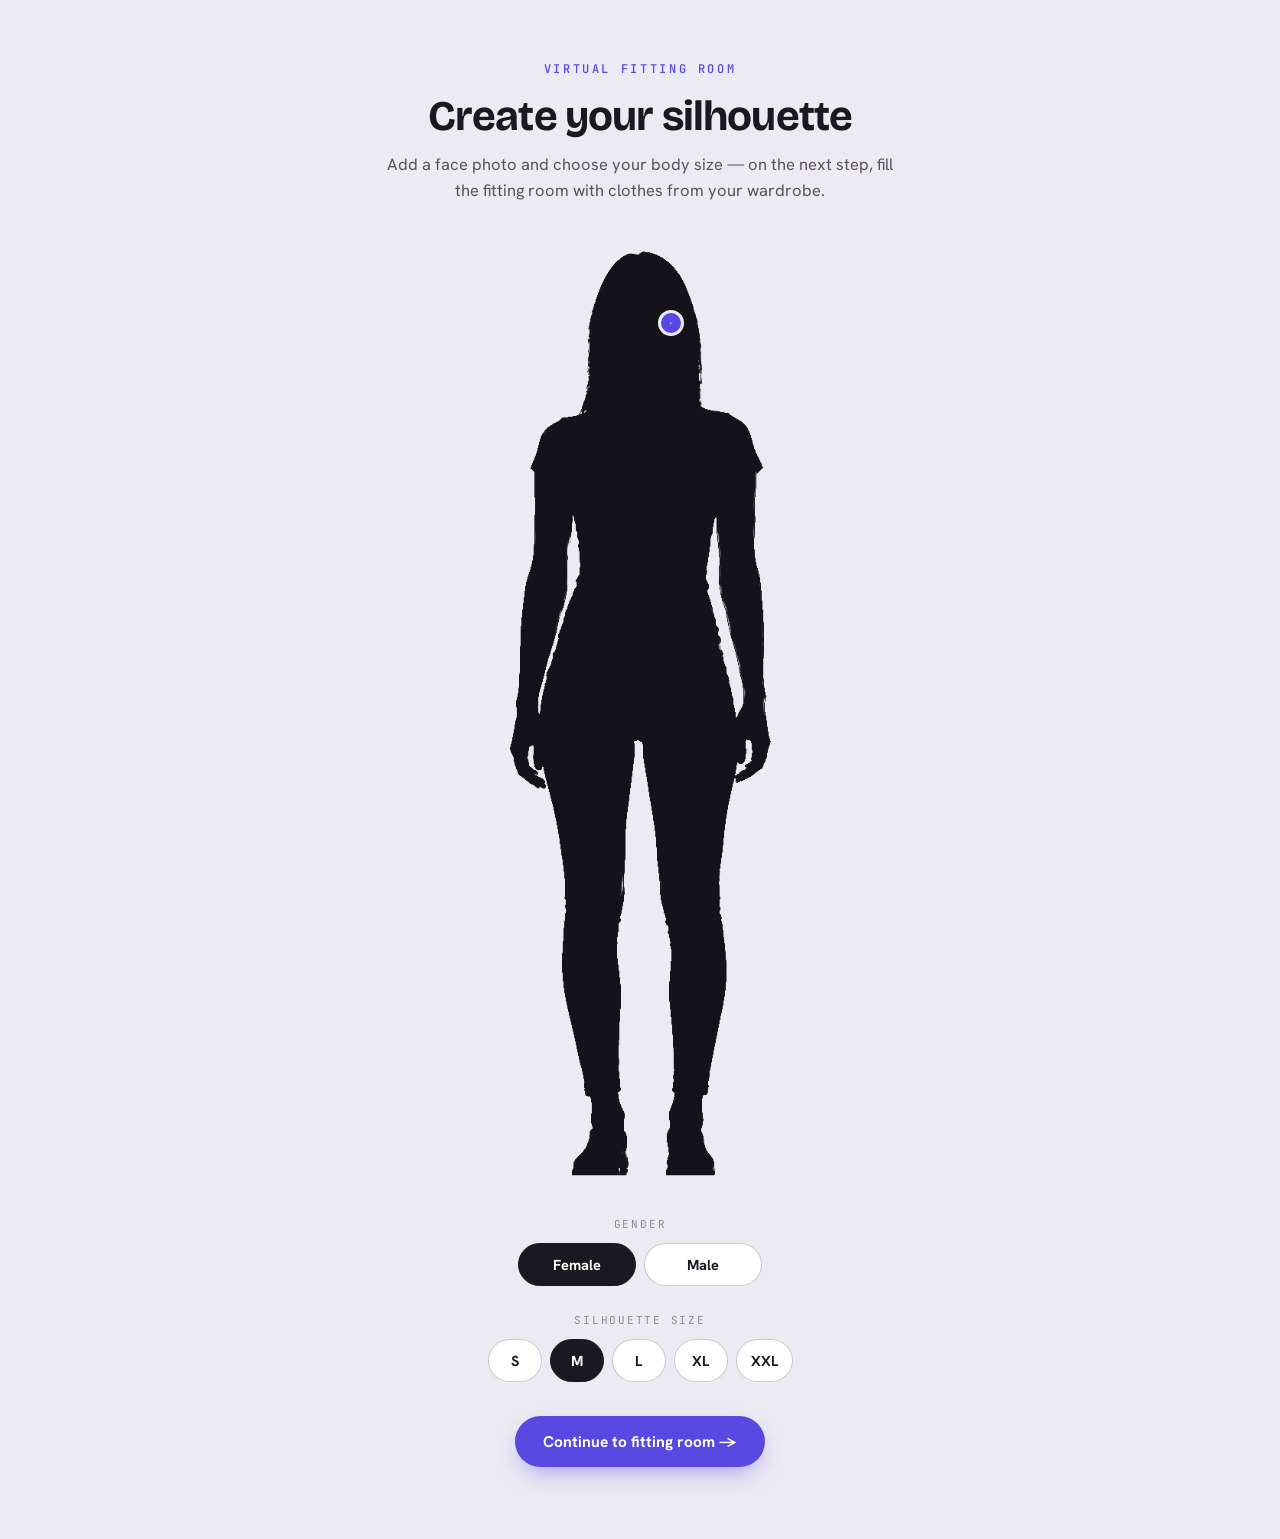
<file: index.html>
<!DOCTYPE html>
<html lang="en">
<head>
<meta charset="UTF-8" />
<meta name="viewport" content="width=device-width, initial-scale=1.0" />
<title>Virtual Fitting Room — Smart Wardrobe</title>
<link rel="preconnect" href="https://fonts.googleapis.com">
<link rel="preconnect" href="https://fonts.gstatic.com" crossorigin>
<link href="https://fonts.googleapis.com/css2?family=Bricolage+Grotesque:opsz,wght@12..96,500;12..96,600;12..96,700;12..96,800&family=Hanken+Grotesk:wght@400;500;600;700&family=JetBrains+Mono:wght@400;500;700&display=swap" rel="stylesheet">
<link rel="stylesheet" href="style.css">
</head>
<body>

<!-- ============ FIGURE (single shared node, moved between screens) ============ -->
<template id="figureTpl">
  <div class="figure-stage" id="figureStage" data-size="m" data-gender="female">
    <div class="fig-scale" id="figScale">
      <img class="fig-photo" id="figPhoto" src="assets/silhouette-female.png" alt="Body silhouette">
      <div class="fig-accessory slot-hat" id="slotHat"><img alt=""></div>
      <div class="fig-head" id="figHead">
        <div class="head-photo empty" id="headPhoto"></div>
        <button class="head-add" id="headAddBtn" type="button" aria-label="Add face photo" title="Add face photo">
          <svg viewBox="0 0 24 24" fill="none" stroke="currentColor" stroke-width="2.4" stroke-linecap="round"><path d="M12 5v14M5 12h14"/></svg>
        </button>
        <input type="file" id="headFileInput" accept="image/*" hidden>
      </div>
      <div class="fig-accessory slot-glasses" id="slotGlasses"><img alt=""></div>
      <div class="fig-accessory slot-watch" id="slotWatch"><img alt=""></div>
      <div class="fig-torso" id="figTorso"><img class="slot-img" id="slotTop" alt=""></div>
      <div class="fig-accessory slot-bag side-right" id="slotBag">
        <img alt="">
        <div class="bag-flip" id="bagFlip">
          <button type="button" data-dir="left" aria-label="Bag left">‹</button>
          <button type="button" data-dir="right" aria-label="Bag right">›</button>
        </div>
      </div>
      <div class="fig-legs" id="figLegs"><img class="slot-img" id="slotBottom" alt=""></div>
      <div class="fig-feet">
        <div class="fig-shoe fig-shoe-l" id="slotShoeL"><img alt=""></div>
        <div class="fig-shoe fig-shoe-r" id="slotShoeR"><img alt=""></div>
      </div>
    </div>
  </div>
</template>

<!-- ============ SCREEN 1 — SETUP ============ -->
<section class="screen" id="screenSetup">
  <div class="setup-wrap">
    <span class="eyebrow">Virtual Fitting Room</span>
    <h1>Create your silhouette</h1>
    <p class="lead">Add a face photo and choose your body size — on the next step, fill the fitting room with clothes from your wardrobe.</p>

    <div class="setup-figure-zone" id="setupFigureSlot"></div>

    <div class="gender-picker">
      <span class="sp-label">Gender</span>
      <div class="gender-chips" id="genderChips">
        <button type="button" data-gender="female" class="active">Female</button>
        <button type="button" data-gender="male">Male</button>
      </div>
    </div>

    <div class="size-picker">
      <span class="sp-label">Silhouette size</span>
      <div class="size-chips" id="sizeChips">
        <button type="button" data-size="s">S</button>
        <button type="button" data-size="m" class="active">M</button>
        <button type="button" data-size="l">L</button>
        <button type="button" data-size="xl">XL</button>
        <button type="button" data-size="xxl">XXL</button>
      </div>
    </div>

    <button class="btn-continue" id="continueBtn" type="button">Continue to fitting room →</button>
  </div>
</section>

<!-- ============ SCREEN 2 — FITTING ROOM ============ -->
<section class="screen" id="screenFit" hidden>
  <header class="fit-top">
    <button class="back-btn" id="backBtn" type="button">← Silhouette and size</button>
    <div class="brand"><span class="brand-mark"></span> Fitting Room</div>
  </header>

  <div class="scene" id="scene" data-bg="city-day">
    <div class="scene-deco" aria-hidden="true">
      <div class="deco deco-city-day"><span class="sun"></span><span class="bld b1"></span><span class="bld b2"></span><span class="bld b3"></span><span class="bld b4"></span></div>
      <div class="deco deco-office"><span class="win"></span><span class="blind"></span></div>
      <div class="deco deco-street"><span class="lamp"></span><span class="road"></span><span class="line"></span></div>
      <div class="deco deco-restaurant"><span class="bokeh d1"></span><span class="bokeh d2"></span><span class="bokeh d3"></span><span class="bokeh d4"></span><span class="bokeh d5"></span></div>
      <div class="deco deco-beach"><span class="sun2"></span><span class="wave"></span><span class="cloud c1"></span><span class="cloud c2"></span></div>
    </div>

    <div class="bg-picker" id="bgPicker">
      <button type="button" data-bg="city-day" class="active">City by day</button>
      <button type="button" data-bg="office">Office</button>
      <button type="button" data-bg="street">City street</button>
      <button type="button" data-bg="restaurant">Restaurant</button>
      <button type="button" data-bg="beach">Beach</button>
    </div>

    <div class="fit-figure-zone" id="fitFigureSlot"></div>
  </div>

  <div class="wardrobe-panel">
    <div class="wp-head">
      <h2>My Wardrobe</h2>
      <span class="wp-count" id="wpCount">0 items</span>
    </div>

    <div class="wp-tabs" id="wpTabs">
      <button type="button" data-cat="top" class="active">Top</button>
      <button type="button" data-cat="bottom">Bottom</button>
      <button type="button" data-cat="shoes">Shoes</button>
      <button type="button" data-cat="accessories">Accessories</button>
    </div>

    <div class="acc-filter" id="accFilterBar" hidden>
      <button type="button" data-sub="all">All</button>
      <button type="button" data-sub="bag" class="active">Bags</button>
      <button type="button" data-sub="glasses">Glasses</button>
      <button type="button" data-sub="hat">Hats</button>
      <button type="button" data-sub="watch">Watches</button>
    </div>

    <p class="wp-hint">Tip: photograph items flat (laid out or on a hanger), facing the camera straight-on, on a plain background — this helps the AI crop and fit the silhouette accurately.</p>

    <div class="wp-grid" id="wpGrid"></div>
    <p class="wp-empty" id="wpEmptyHint" hidden>This category is empty — add a photo.</p>
    <input type="file" id="itemFileInput" accept="image/*" multiple hidden>
  </div>
</section>

<!-- ============ AI PROCESSING OVERLAY ============ -->
<div class="ai-overlay" id="aiOverlay" hidden>
  <div class="ai-box">
    <div class="ai-spinner"></div>
    <p id="aiStatus">AI is processing the photo…</p>
  </div>
</div>

<script src="app.js"></script>
</body>
</html>
</file>
<file: style.css>
:root{
  --paper:#ECEAF2; --paper-2:#F8F7FC; --card:#FFFFFF;
  --ink:#1A1922; --ink-soft:#56535F; --ink-faint:#8C8997;
  --iris:#5648E0; --iris-deep:#2C2186; --iris-wash:#EDEBFB;
  --line:rgba(26,25,34,.12); --line-strong:rgba(26,25,34,.22);
  --mannequin:#CFC9E6; --mannequin-line:rgba(26,25,34,.16);
  --radius:18px;
}
*{box-sizing:border-box;}
html{scroll-behavior:smooth;}
body{margin:0;background:var(--paper);color:var(--ink);font-family:"Hanken Grotesk",system-ui,sans-serif;font-size:16px;line-height:1.55;-webkit-font-smoothing:antialiased;}
h1,h2{font-family:"Bricolage Grotesque",sans-serif;font-weight:700;line-height:1.04;margin:0;letter-spacing:-.02em;}
p{margin:0;}
button{font-family:inherit;}
.eyebrow{display:inline-block;font-family:"JetBrains Mono",monospace;font-size:12px;letter-spacing:.22em;text-transform:uppercase;color:var(--iris);font-weight:500;}

/* ---------- screens ---------- */
.screen{min-height:100vh;width:100%;animation:fadeIn .35s ease;}
@keyframes fadeIn{from{opacity:0;transform:translateY(6px);}to{opacity:1;transform:translateY(0);}}

/* ---------- screen 1: setup ---------- */
.setup-wrap{max-width:560px;margin:0 auto;padding:56px 20px 72px;text-align:center;}
.setup-wrap h1{font-size:clamp(30px,5vw,42px);margin-top:14px;}
.setup-wrap .lead{margin-top:14px;color:var(--ink-soft);font-size:16.5px;max-width:36em;margin-inline:auto;}
.setup-figure-zone{margin:36px auto 0;display:flex;justify-content:center;}
.gender-picker{margin-top:30px;}
.size-picker{margin-top:26px;}
.sp-label{display:block;font-family:"JetBrains Mono";font-size:11px;letter-spacing:.16em;text-transform:uppercase;color:var(--ink-faint);margin-bottom:10px;}
.size-chips,.gender-chips{display:flex;gap:8px;justify-content:center;flex-wrap:wrap;}
.size-chips button,.gender-chips button{min-width:54px;padding:11px 14px;border-radius:999px;border:1px solid var(--line-strong);background:var(--card);color:var(--ink);font-weight:700;font-size:14.5px;cursor:pointer;transition:.15s;}
.size-chips button:hover,.gender-chips button:hover{border-color:var(--iris);}
.size-chips button.active,.gender-chips button.active{background:var(--ink);color:#fff;border-color:var(--ink);}
.gender-chips button{min-width:118px;}
.btn-continue{margin-top:34px;background:var(--iris);color:#fff;border:0;border-radius:999px;padding:15px 28px;font-weight:700;font-size:15.5px;cursor:pointer;transition:.15s;box-shadow:0 10px 24px -8px rgba(86,72,224,.55);}
.btn-continue:hover{background:var(--iris-deep);transform:translateY(-1px);}

/* ---------- figure (shared between screens) ---------- */
.figure-stage{
  --bw:1;
  width:min(70vw,300px);
  aspect-ratio:392/1237;
  position:relative;
  flex:none;
}
.figure-stage[data-gender="male"]{aspect-ratio:422/1291;}

.fig-scale{position:absolute;inset:0;transform:scaleX(var(--bw));transform-origin:50% 8%;}
.fig-scale [class^="fig-"], .fig-scale [class*=" fig-"]{position:absolute;}

.fig-photo{position:absolute;inset:0;width:100%;height:100%;object-fit:contain;z-index:0;pointer-events:none;user-select:none;}

.fig-head{width:26%;aspect-ratio:1/1;top:1.5%;left:50%;transform:translateX(-50%);border-radius:50%;z-index:4;overflow:visible;}
.figure-stage[data-gender="male"] .fig-head{width:23%;top:0.5%;}
.head-photo{position:absolute;inset:0;overflow:visible;background:transparent;}
.head-photo.empty{border-radius:50%;}
.head-photo img{width:100%;height:100%;object-fit:contain;}
.head-photo.empty::before,.head-photo.empty::after{content:none;}
.head-add{position:absolute;right:-6%;bottom:-6%;width:32%;height:32%;min-width:26px;min-height:26px;border-radius:50%;background:var(--iris);color:#fff;border:3px solid var(--paper);display:grid;place-items:center;cursor:pointer;z-index:5;transition:.15s;}
.head-add:hover{background:var(--iris-deep);}
.head-add svg{width:46%;height:46%;}

/* width+top anchor the garment to the shoulder/waist line; height is driven
   per-item by JS (aspect-ratio set from the cutout's real pixel size), so a
   jacket, t-shirt or dress each extend down by their own true proportions
   instead of being squeezed into one fixed box. min/max-height guard against
   a badly-cropped photo stretching past the figure. */
.fig-torso{width:64%;height:auto;min-height:16%;max-height:84%;top:17%;left:50%;transform:translateX(-50%);z-index:3;overflow:visible;}
.figure-stage[data-gender="male"] .fig-torso{width:62%;top:16%;}
.fig-legs{width:54%;height:auto;min-height:14%;max-height:42%;top:59%;left:50%;transform:translateX(-50%);z-index:2;overflow:visible;}
.figure-stage[data-gender="male"] .fig-legs{width:50%;top:60%;}
.slot-img{position:absolute;inset:0;width:100%;height:100%;object-fit:contain;display:none;}
.slot-img[src]{display:block;}

.fig-feet{position:absolute;left:0;right:0;top:89%;height:11%;}
.fig-shoe{position:absolute;width:18%;height:100%;overflow:visible;z-index:2;}
.fig-shoe-l{left:28%;}
.fig-shoe-r{right:28%;}
.fig-shoe img{position:absolute;inset:0;width:100%;height:100%;object-fit:contain;display:none;}
.fig-shoe img[src]{display:block;}

.fig-accessory{display:none;z-index:6;}
.fig-accessory.filled{display:block;}
.fig-accessory img{width:100%;height:100%;object-fit:contain;}
.slot-hat{width:28%;height:13%;top:-6%;left:50%;transform:translateX(-50%);}
.slot-glasses{width:18%;height:6%;top:7%;left:50%;transform:translateX(-50%);}
.slot-watch{width:9%;height:5%;top:38%;right:6%;}
.slot-bag{width:23%;height:17%;top:46%;}
.figure-stage[data-gender="male"] .slot-watch{top:36%;}
.figure-stage[data-gender="male"] .slot-bag{top:44%;}
.slot-bag.side-right{right:1%;left:auto;}
.slot-bag.side-left{left:1%;right:auto;}
.bag-flip{display:none;position:absolute;left:50%;bottom:-26px;transform:translateX(-50%);gap:4px;}
.slot-bag.filled .bag-flip{display:flex;}
.bag-flip button{width:20px;height:20px;border-radius:50%;border:1px solid var(--line-strong);background:var(--card);cursor:pointer;font-size:12px;line-height:1;color:var(--ink-soft);}
.bag-flip button:hover{color:var(--iris);border-color:var(--iris);}

.pop{animation:pop .38s ease;}
@keyframes pop{0%{transform:scale(.78) translateX(-50%);}50%{transform:scale(1.08) translateX(-50%);}100%{transform:scale(1) translateX(-50%);}}
.fig-shoe.pop, .slot-bag.pop, .slot-hat.pop, .slot-glasses.pop, .slot-watch.pop, .slot-img.pop{animation:popPlain .38s ease;}
@keyframes popPlain{0%{transform:scale(.78);}50%{transform:scale(1.1);}100%{transform:scale(1);}}

/* sizes */
.figure-stage[data-size="s"]{--bw:.84;}
.figure-stage[data-size="m"]{--bw:1;}
.figure-stage[data-size="l"]{--bw:1.13;}
.figure-stage[data-size="xl"]{--bw:1.27;}
.figure-stage[data-size="xxl"]{--bw:1.42;}

/* ---------- screen 2: fitting room ---------- */
.fit-top{display:flex;align-items:center;justify-content:space-between;padding:18px 22px;}
.back-btn{background:none;border:0;color:var(--iris);font-weight:600;font-size:14.5px;cursor:pointer;}
.back-btn:hover{color:var(--iris-deep);}
.fit-top .brand{display:flex;align-items:center;gap:9px;font-family:"Bricolage Grotesque";font-weight:700;font-size:16px;}
.fit-top .brand-mark{width:20px;height:20px;border-radius:6px;background:var(--ink);}

.scene{position:relative;margin:0 22px;border-radius:26px;overflow:hidden;min-height:62vh;display:flex;flex-direction:column;align-items:center;justify-content:flex-end;padding:20px 0 0;transition:background 1.2s ease;}
.scene[data-bg="city-day"]{background:linear-gradient(180deg,#AFD6F2 0%,#E8F1FB 55%,#F4F0E6 100%);}
.scene[data-bg="office"]{background:linear-gradient(180deg,#E7E2D8 0%,#DCD6C8 55%,#CBC3B2 100%);}
.scene[data-bg="street"]{background:linear-gradient(180deg,#9FA7B5 0%,#C7CCD6 50%,#8B8E92 100%);}
.scene[data-bg="restaurant"]{background:linear-gradient(180deg,#2A1B22 0%,#3C2430 60%,#1C1219 100%);}
.scene[data-bg="beach"]{background:linear-gradient(180deg,#8FD0E8 0%,#CFEFE6 45%,#F3E2A8 100%);}

.scene-deco{position:absolute;inset:0;overflow:hidden;pointer-events:none;}
.deco{position:absolute;inset:0;opacity:0;transition:opacity .6s ease;}
.scene[data-bg="city-day"] .deco-city-day{opacity:1;}
.scene[data-bg="office"] .deco-office{opacity:1;}
.scene[data-bg="street"] .deco-street{opacity:1;}
.scene[data-bg="restaurant"] .deco-restaurant{opacity:1;}
.scene[data-bg="beach"] .deco-beach{opacity:1;}

.deco-city-day .sun{position:absolute;top:8%;right:14%;width:46px;height:46px;border-radius:50%;background:#FFF3C4;box-shadow:0 0 40px 10px rgba(255,243,196,.8);}
.deco-city-day .bld{position:absolute;bottom:0;width:13%;background:#9AA7C9;opacity:.55;border-radius:3px 3px 0 0;}
.deco-city-day .b1{left:4%;height:30%;} .deco-city-day .b2{left:20%;height:46%;} .deco-city-day .b3{right:22%;height:38%;} .deco-city-day .b4{right:4%;height:24%;}

.deco-office .win{position:absolute;top:6%;left:10%;right:10%;height:55%;background:rgba(255,255,255,.18);border:2px solid rgba(255,255,255,.3);border-radius:6px;}
.deco-office .blind{position:absolute;top:6%;left:10%;right:10%;height:55%;background:repeating-linear-gradient(180deg,rgba(255,255,255,.35) 0 6px,transparent 6px 16px);}

.deco-street .lamp{position:absolute;bottom:0;right:16%;width:6px;height:46%;background:#3A3F46;}
.deco-street .lamp::before{content:"";position:absolute;top:-10px;left:-7px;width:20px;height:14px;border-radius:10px 10px 2px 2px;background:#3A3F46;}
.deco-street .road{position:absolute;bottom:0;left:0;right:0;height:14%;background:#5B5F66;}
.deco-street .line{position:absolute;bottom:6%;left:0;right:0;height:3px;background:repeating-linear-gradient(90deg,#EDEBE6 0 26px,transparent 26px 50px);}

.deco-restaurant .bokeh{position:absolute;border-radius:50%;background:radial-gradient(circle,rgba(255,206,120,.9),rgba(255,206,120,0) 70%);}
.deco-restaurant .d1{top:14%;left:12%;width:30px;height:30px;} .deco-restaurant .d2{top:24%;left:78%;width:22px;height:22px;}
.deco-restaurant .d3{top:10%;left:46%;width:18px;height:18px;} .deco-restaurant .d4{top:34%;left:30%;width:14px;height:14px;}
.deco-restaurant .d5{top:18%;left:62%;width:16px;height:16px;}

.deco-beach .sun2{position:absolute;top:10%;left:14%;width:50px;height:50px;border-radius:50%;background:#FFE19B;box-shadow:0 0 50px 12px rgba(255,225,155,.7);}
.deco-beach .wave{position:absolute;bottom:14%;left:0;right:0;height:18px;background:rgba(255,255,255,.55);border-radius:50%;filter:blur(2px);}
.deco-beach .cloud{position:absolute;background:rgba(255,255,255,.7);border-radius:50px;}
.deco-beach .c1{top:14%;right:18%;width:60px;height:18px;} .deco-beach .c2{top:20%;right:30%;width:36px;height:14px;}

.bg-picker{position:relative;z-index:3;display:flex;gap:7px;flex-wrap:wrap;justify-content:center;padding:0 14px;margin-bottom:8px;}
.bg-picker button{font-family:"JetBrains Mono";font-size:11px;letter-spacing:.04em;padding:7px 12px;border-radius:999px;border:1px solid rgba(255,255,255,.5);background:rgba(255,255,255,.35);color:var(--ink);cursor:pointer;backdrop-filter:blur(4px);transition:.15s;}
.bg-picker button:hover{background:rgba(255,255,255,.55);}
.bg-picker button.active{background:var(--ink);color:#fff;border-color:var(--ink);}

.fit-figure-zone{position:relative;z-index:2;display:flex;align-items:flex-end;justify-content:center;flex:1;padding-bottom:18px;}
.fit-figure-zone .figure-stage{width:min(58vw,260px);}

/* ---------- wardrobe panel ---------- */
.wardrobe-panel{max-width:980px;margin:0 auto;padding:30px 22px 70px;}
.wp-head{display:flex;align-items:baseline;justify-content:space-between;gap:10px;}
.wp-head h2{font-size:clamp(22px,3vw,28px);}
.wp-count{font-family:"JetBrains Mono";font-size:12px;color:var(--ink-faint);}

.wp-tabs{display:flex;gap:6px;margin-top:18px;background:var(--paper-2);border:1px solid var(--line);border-radius:12px;padding:5px;}
.wp-tabs button{flex:1;border:0;background:transparent;font-weight:600;font-size:14px;color:var(--ink-soft);padding:9px;border-radius:8px;cursor:pointer;transition:.15s;}
.wp-tabs button.active{background:var(--card);color:var(--ink);box-shadow:0 1px 4px rgba(0,0,0,.08);}

.acc-filter{display:flex;gap:6px;flex-wrap:wrap;margin-top:12px;}
.acc-filter[hidden]{display:none;}
.acc-filter button{font-size:12.5px;font-weight:600;border:1px solid var(--line-strong);background:var(--card);color:var(--ink-soft);padding:6px 12px;border-radius:999px;cursor:pointer;transition:.15s;}
.acc-filter button.active{background:var(--ink);color:#fff;border-color:var(--ink);}

.wp-hint{margin-top:14px;font-size:13px;color:var(--ink-faint);}
.wp-empty{margin-top:18px;color:var(--ink-faint);font-size:14px;text-align:center;}

.wp-grid{margin-top:16px;display:grid;grid-template-columns:repeat(auto-fill,minmax(118px,1fr));gap:12px;}
.wp-card{position:relative;background:var(--card);border:1px solid var(--line);border-radius:14px;padding:9px;display:flex;flex-direction:column;gap:6px;transition:.15s;}
.wp-card.equipped{border-color:var(--iris);box-shadow:0 0 0 2px var(--iris-wash);}
.wp-thumb{position:relative;width:100%;aspect-ratio:1/1;border:0;border-radius:9px;padding:0;cursor:pointer;background-color:#fff;background-image:
  linear-gradient(45deg,#eee 25%,transparent 25%),linear-gradient(-45deg,#eee 25%,transparent 25%),
  linear-gradient(45deg,transparent 75%,#eee 75%),linear-gradient(-45deg,transparent 75%,#eee 75%);
  background-size:14px 14px;background-position:0 0,0 7px,7px -7px,-7px 0;overflow:hidden;}
.wp-thumb img{width:100%;height:100%;object-fit:contain;display:block;}
.wp-check{position:absolute;top:5px;right:5px;width:20px;height:20px;border-radius:50%;background:var(--iris);color:#fff;font-size:12px;display:grid;place-items:center;}
.wp-name{font-size:12px;color:var(--ink-soft);text-align:center;white-space:nowrap;overflow:hidden;text-overflow:ellipsis;}
.wp-del{position:absolute;top:-7px;right:-7px;width:22px;height:22px;border-radius:50%;background:var(--ink);color:#fff;border:2px solid var(--paper);font-size:13px;line-height:1;cursor:pointer;opacity:0;transition:.15s;}
.wp-card:hover .wp-del{opacity:1;}

.wp-add{align-items:center;justify-content:center;cursor:pointer;border:1.5px dashed var(--line-strong);background:var(--paper-2);min-height:160px;color:var(--ink-faint);}
.wp-add:hover{border-color:var(--iris);color:var(--iris);}
.wp-add svg{width:26px;height:26px;stroke:currentColor;stroke-width:2.2;fill:none;stroke-linecap:round;}
.wp-add span{font-size:12.5px;font-weight:600;}

/* ---------- AI overlay ---------- */
.ai-overlay{position:fixed;inset:0;background:rgba(26,25,34,.55);display:flex;align-items:center;justify-content:center;z-index:50;}
.ai-overlay[hidden]{display:none;}
.ai-box{background:var(--card);border-radius:18px;padding:30px 34px;text-align:center;min-width:240px;box-shadow:0 20px 50px -10px rgba(0,0,0,.4);}
.ai-spinner{width:38px;height:38px;border-radius:50%;border:4px solid var(--iris-wash);border-top-color:var(--iris);margin:0 auto 16px;animation:spin .8s linear infinite;}
@keyframes spin{to{transform:rotate(360deg);}}
.ai-box p{font-size:14.5px;color:var(--ink-soft);font-weight:600;}

@media (max-width:640px){
  .scene{margin:0 10px;min-height:56vh;}
  .wardrobe-panel{padding:24px 14px 60px;}
}
</file>
